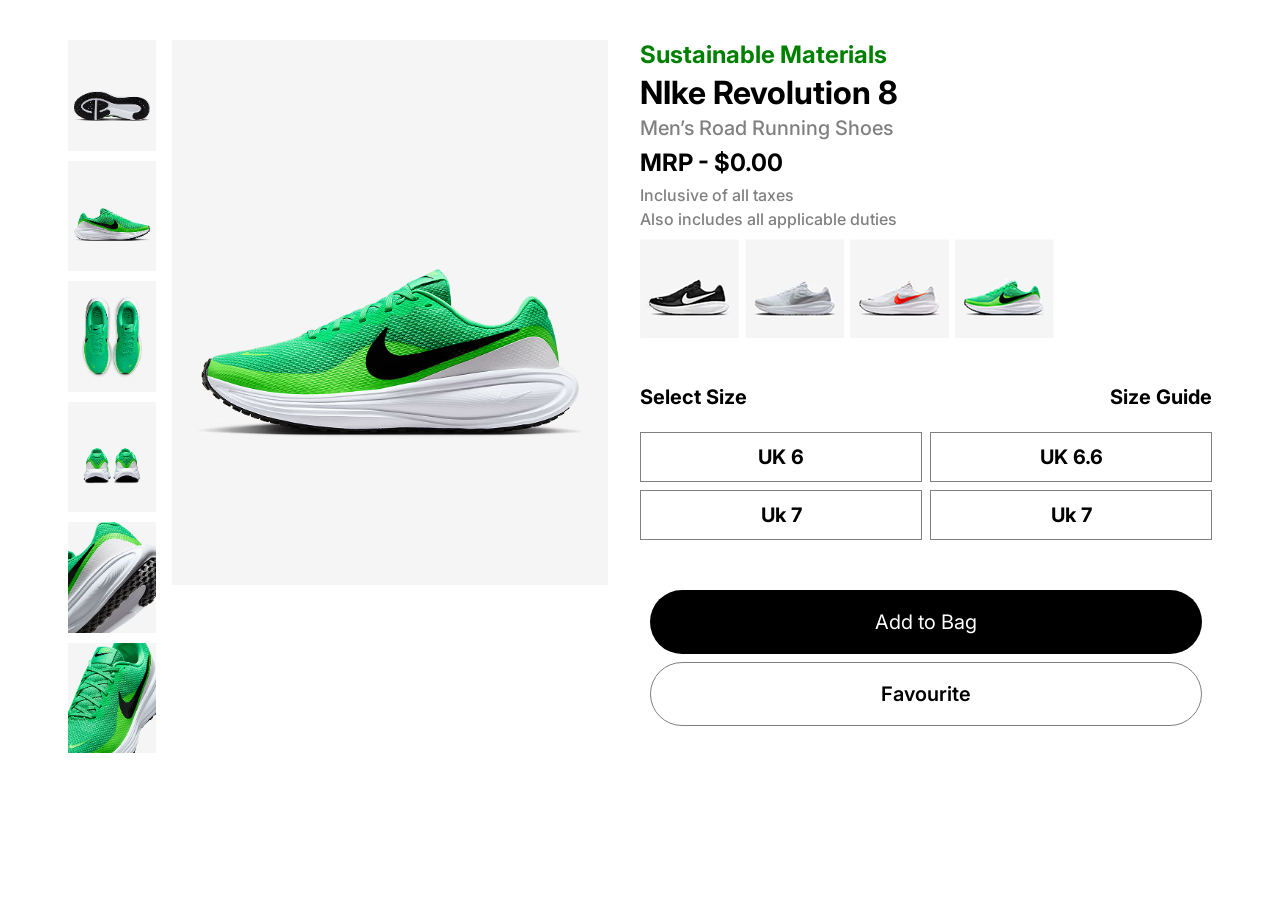
<file: Shoes website/index.html>
<!doctype html>
<html lang="en">
  <head>
    <meta charset="UTF-8" />
    <meta name="viewport" content="width=device-width, initial-scale=1.0" />
    <title>Shoes Shop Layout</title>
    <link rel="stylesheet" href="style.css" />
  </head>
  <body>
    <div class="container">
      <section class="image-section">
        <aside>
          <img src="./assets/side_image1.png" alt="side_image1" />
          <img src="./assets/side_image2.png" alt="side_image2" />
          <img src="./assets/side_image3.png" alt="side_image3" />
          <img src="./assets/side_image4.png" alt="side_image4" />
          <img src="./assets/side_image5.png" alt="side_image5" />
          <img src="./assets/side_image6.png" alt="side_image6" />
        </aside>
        <div class="center-image">
          <img src="./assets/center_image.png" alt="center-image" />
        </div>
      </section>

      <section class="content">
        <div class="heading">
          <h2 class="green-text">Sustainable Materials</h2>
          <h1>NIke Revolution 8</h1>
          <p>Men’s Road Running Shoes</p>
        </div>
        <div class="price">
          <h2>MRP - $0.00</h2>
          <div>
            <p>Inclusive of all taxes</p>
            <p>Also includes all applicable duties</p>
          </div>
        </div>
        <div class="variants">
            <img src="./assets/variant1.png" class="variant variant1" >
            <img src="./assets/variant2.png" class="variant variant2" >
            <img src="./assets/variant3.png" class="variant variant3" >
            <img src="./assets/variant4.png" class="variant variant4" >
        </div>
        <div class="size-section">
          <div class="heading-size">
            <h3>Select Size</h3>            
            <h3> Size Guide</h3>            
          </div>
          <div class="size-variants">
            <h3 class="size-variant-box">UK 6</h3>
            <h3 class="size-variant-box">UK 6.6</h3>
            <h3 class="size-variant-box">Uk 7</h3>
            <h3 class="size-variant-box">Uk 7</h3>
          </div>
        </div>
        <div class="btn-section">
          <button>Add to Bag</button>
          <button>Favourite</button>
        </div>
      </section>
    </div>
  </body>
</html>
</file>
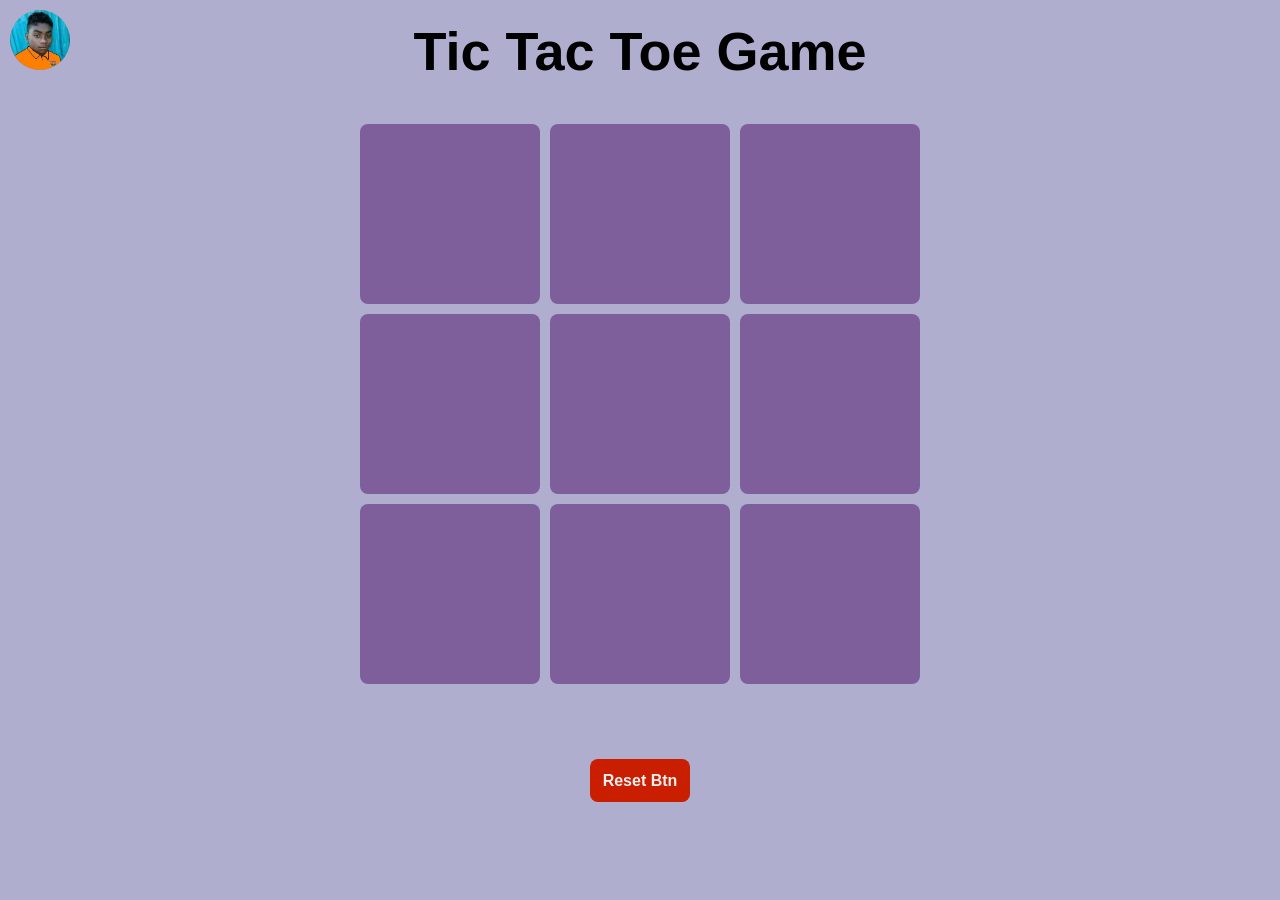
<file: Tic toc toe game/index.html>
<!doctype html>
<html lang="en">
  <head>
    <meta charset="UTF-8" />
    <meta name="viewport" content="width=device-width, initial-scale=1.0" />
    <title>Tic Tac Toi Game</title>
    <link rel="stylesheet" href="style.css" />
  </head>
  <body>
     <div class="img">
      <img src="./myPic.png" alt="myPic">
    </div>
    <div class="container">
      <div class="winner-container hide">
        <h1 id="winner">Winner</h1>
        <button class="new-btn">
          New Game
        </button>
      </div>
        <h1 class="game-name">Tic Tac Toe Game</h1>
      <div class="game">
        <button class="box"></button>
        <button class="box"></button>
        <button class="box"></button>
        <button class="box"></button>
        <button class="box"></button>
        <button class="box"></button
        ><button class="box"></button>
        <button class="box"></button
        ><button class="box"></button>
      </div>
      <button id="reset-btn">Reset Btn</button>
    </div>

    <script src="script.js"></script>
  </body>
</html>
</file>
<file: Shoes website/style.css>
@import url(https://fonts.googleapis.com/css?family=Inter:100,200,300,regular,500,600,700,800,900,100italic,200italic,300italic,italic,500italic,600italic,700italic,800italic,900italic);
* {
  margin: 0;
  padding: 0;
  box-sizing: border-box;
}
body {
  font-family: inter, Arial, Helvetica, sans-serif;
}
.container {
  display: flex;
  gap: 32px;
  max-width: 1174px;
  margin-block: min(4vw, 40px);
  margin-inline: auto;
  overflow-x: hidden;
}
P {
  font-size: clamp(12px, 2cqi, 1rem);
}
h2 {
  font-size: clamp(16px, 4cqi, 1.5rem);
}
h3 {
  font-size: clamp(14px, 4cqi, 1.25rem);
}
aside img,
.center-image img {
  max-width: 100%;
  height: auto;
  display: block;
}

.image-section {
  display: flex;
  gap: 16px;
  padding-left: 15px;
}
.image-section aside {
  display: flex;
  flex-direction: column;
  gap: 10px;
}

/* content section */
.content {
  padding-right: 15px;
  /* min-width: fit-content; */
  min-width: 50%;
}
.heading {
  display: grid;
  gap: 4px;
  width: 100%;
  container-type: inline-size;
}
.heading h1 {
  font-size: clamp(24px, 8cqi, 2rem);
}
.heading p {
  color: gray;
  font-size: clamp(16px, 4cqi, 1.25rem);
  font-weight: 500;
}
.green-text {
  color: green;
  font-size: clamp(16px, 5cqi, 1.5rem);
}
.price {
  margin-top: 8px;
  display: grid;
  gap: 4px;
}
.price p {
  margin-top: 4px;
  color: gray;
  font-weight: 500;
}
.variants {
  padding-right: 10px;
  margin-top: 10px;
  width: 100%;
  display: flex;
  gap: 6px;
  container-type: inline-size;
}
.variant {
  width: clamp(45px, 25%, 99px);
}

.size-section {
  margin-top: 47px;
  min-width: max-content;
}
.size-section .heading-size {
  display: flex;
  justify-content: space-between;
  width: 100%;
  container-type: inline-size;
}
.size-section .size-variants {
  display: grid;
  grid-template: 1fr 1fr / 1fr 1fr;
  gap: 8px;
  margin-top: 23px;
  container-type: inline-size;
}
.size-section .size-variants .size-variant-box {
  border: 1px solid gray;
  width: 100%;
  text-align: center;
  padding-block: 12px;
  font-size: clamp(14px, 4cqi, 20px);
}
.btn-section {
  padding: 10px;
  margin-top: 40px;
  min-width: max-content;
}
.btn-section {
  container-type: inline-size;
}
button {
  display: block;
  width: 100%;
  height: min(64px, 8vw);
  border: none;
  border-radius: 40px;
  background-color: black;
  color: white;
  font-family: inter, Arial, Helvetica, sans-serif;
  font-size: clamp(14px, 4cqi, 20px);
  cursor: pointer;
  outline: none;
}
.btn-section button:last-child {
  margin-top: 8px;
  background-color: #fff;
  color: black;
  font-weight: 600;
  border: 1px solid gray;
}
@media (max-width: 425px) {
  .container {
    margin: 8px auto;
    flex-direction: column;
  }
  .image-section {
    padding-inline: 10px;
  }
  .content {
    padding-inline: 15px;
  }
  /* .container {
  margin: 10px auto;
} */
  /* .variants {
  
  display: grid;
  grid-template-columns: 1fr 1fr;
    justify-items: end;
    align-items: center;
  
}
.variant{
  width: 99px;

}
.variant2,.variant4{
  justify-self: start;
} */
  button {
    height: min(64px, 12vw);
  }
}
</file>
<file: Tic toc toe game/style.css>
* {
  margin: 0;
  padding: 0;
}

body {
  background-color: #b0aece;
  font-weight: bolder;
  font-family:
    "Trebuchet MS", "Lucida Sans Unicode", "Lucida Grande", "Lucida Sans",
    Arial, sans-serif;
}

.img img{
  position: absolute;
  left:10px;
  top:10px;
  width:60px;
  height: 60px;
  border-radius: 50%;
}

.container {
  height: 99vh;
  width: 100%;
  display: flex;
  flex-direction: column;
  justify-content: center;
  align-items: center;
}

.container .game-name {
  font-size: 6vmin;
  position: absolute;
  top: 20px;
}

.game {
  width: 70vmin;
  height: 70vmin;
  display: flex;
  flex-wrap: wrap;
  justify-content: center;
  align-content: center;
  gap: 10px;
}

.box {
  height: 20vmin;
  width: 20vmin;
  border: none;
  border-radius: 8px;
  background-color: #7f5e9c;
  font-size: 3rem;
  color: #c5dad3;
  cursor: pointer;
  transition: background-color 0.2s ease-in;
  outline: none;
}

#reset-btn {
  padding: 1vmax;
  font-weight: bold;
  border: none;
  border-radius: 8px;
  background-color: #c91e00;
  font-size: 1rem;
  color: #eff0ef;
  cursor: pointer;
  outline: none;
  margin-top:40px;
}

.box:hover {
  background-color: #682f99;
}

.winner-container {
  z-index: 1;
  background-color: #dad6df;
  position: absolute;
  width: 100vw;
  height: 100vh;
  display: flex;
  flex-direction: column;
  justify-content: center;
  align-items: center;
  gap: 10px;
}

.new-btn {
  position: absolute;
  bottom: 100px;
  padding: 1vmax;
  font-weight: bold;
  border: none;
  border-radius: 8px;
  background-color: #8643d6;
  font-size: 1rem;
  color: #081813;
  cursor: pointer;
  outline: none;
  color: white;
}

.hide {
  display: none;
}
</file>
